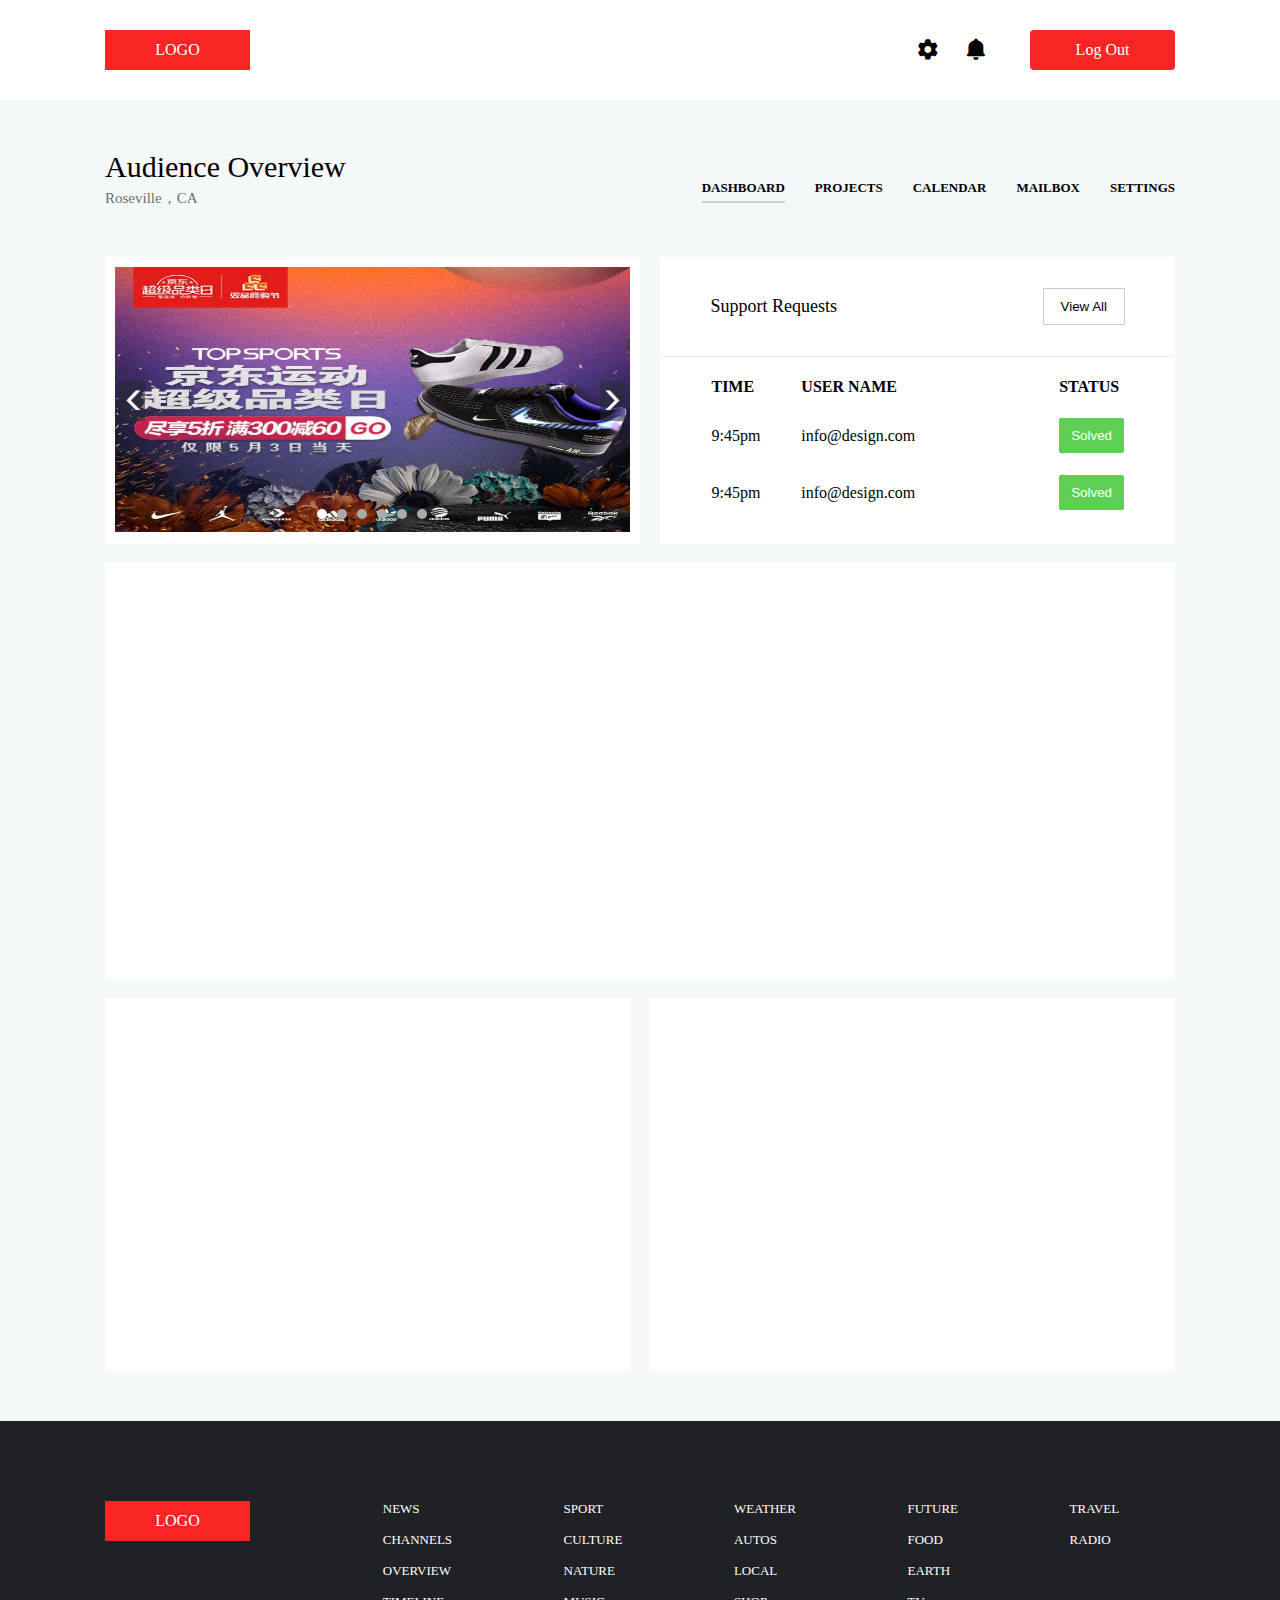
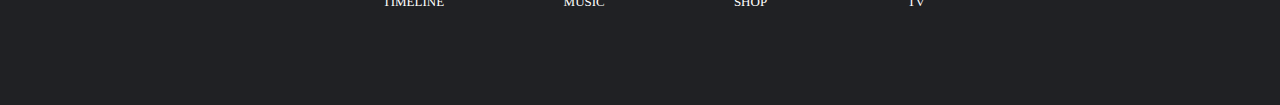
<file: index.html>
<!DOCTYPE html>
<html lang="en">

<head>
    <meta charset="UTF-8">
    <meta name="viewport" content="width=device-width, initial-scale=1.0">
    <title>Document</title>
    <link rel="stylesheet" type="text/css" href="assets/css/common.css" />
    <link rel="stylesheet" type="text/css" href="assets/iconfont/iconfont.css" />
    <link rel="stylesheet" type="text/css" href="assets/css/index.css" />
</head>

<body>


    <div class="container">
        <div class="title flex align-i-c justify-c-sb">
            <div class="logo">
                LOGO
            </div>
            <div class="flex align-i-c">
                <div class="iconfont icon-setting right-icon"></div>
                <div class="iconfont icon-message right-icon"></div>
                <div class="logout">
                    Log Out
                </div>
            </div>
        </div>

        <div class="content flex flex-col justify-c-c">
            <div class="flex justify-c-sb align-i-e">
                <div>
                    <div class="headline">
                        Audience Overview
                    </div>
                    <div class="subtitle">
                        Roseville，CA
                    </div>
                </div>
                <div class="tabs">
                    <ul class="flex"></ul>
                </div>
            </div>
            <div class="flex justify-c-sb">
                <div class="carousel flex justify-c-c">
                    <div class="banner-container flex align-i-c">
                        <ul class="banner"></ul>
                        <div class="arrow-left iconfont icon-left flex align-i-c justify-c-c"></div>
                        <div class="arrow-right iconfont icon-right flex align-i-c justify-c-c"></div>
                    </div>
                    <ul class="indexes flex"></ul>
                </div>
                <div class="requests">
                    <div class="req-title flex align-i-c justify-c-sb">
                        <div class="text">Support Requests</div>
                        <button>View All</button>
                    </div>
                    <table>
                        <tr>
                            <th style="width: 100px;">TIME</th>
                            <th style="width: 300px;">USER NAME</th>
                            <th style="width: 50px;">STATUS</th>
                        </tr>
                        <tr>
                            <td>9:45pm</td>
                            <td>info@design.com</td>
                            <td>
                                <button>Solved</button>
                            </td>
                        </tr>
                        <tr>
                            <td>9:45pm</td>
                            <td>info@design.com</td>
                            <td>
                                <button>Solved</button>
                            </td>
                        </tr>
                    </table>
                </div>
            </div>
            <div class="graph flex align-i-c justify-c-c">
                <div id="graph"></div>
            </div>
            <div class="flex justify-c-sb">
                <div class="pie flex align-i-c justify-c-c">
                    <div id="pie"></div>
                </div>
                <div class="bar flex align-i-c justify-c-c">
                    <div id="bar"></div>
                </div>
            </div>
        </div>

        <div class="footer flex">
            <div class="logo">
                LOGO
            </div>
            <div class="flex justify-c-sa footer-content">
                <div class="item">
                    <div>
                        <a href="javascript:;">NEWS</a>
                    </div>
                    <div>
                        <a href="javascript:;">CHANNELS</a>
                    </div>
                    <div>
                        <a href="javascript:;">OVERVIEW</a>
                    </div>
                    <div>
                        <a href="javascript:;">TIMELINE</a>
                    </div>
                </div>
                <div class="item">
                    <div>
                        <a href="javascript:;">SPORT</a>
                    </div>
                    <div>
                        <a href="javascript:;">CULTURE</a>
                    </div>
                    <div>
                        <a href="javascript:;">NATURE</a>
                    </div>
                    <div>
                        <a href="javascript:;">MUSIC</a>
                    </div>
                </div>
                <div class="item">
                    <div>
                        <a href="javascript:;">WEATHER</a>
                    </div>
                    <div>
                        <a href="javascript:;">AUTOS</a>
                    </div>
                    <div>
                        <a href="javascript:;">LOCAL</a>
                    </div>
                    <div>
                        <a href="javascript:;">SHOP</a>
                    </div>
                </div>
                <div class="item">
                    <div>
                        <a href="javascript:;">FUTURE</a>
                    </div>
                    <div>
                        <a href="javascript:;">FOOD</a>
                    </div>
                    <div>
                        <a href="javascript:;">EARTH</a>
                    </div>
                    <div>
                        <a href="javascript:;">TV</a>
                    </div>
                </div>
                <div class="item">
                    <div>
                        <a href="javascript:;">TRAVEL</a>
                    </div>
                    <div>
                        <a href="javascript:;">RADIO</a>
                    </div>
                </div>
            </div>
        </div>
    </div>

    <script src="assets/js/jquery-3.5.0.min.js"></script>
    <script src="assets/js/echarts.min.js"></script>
    <script src="assets/js/index.js"></script>
</body>

</html>
</file>
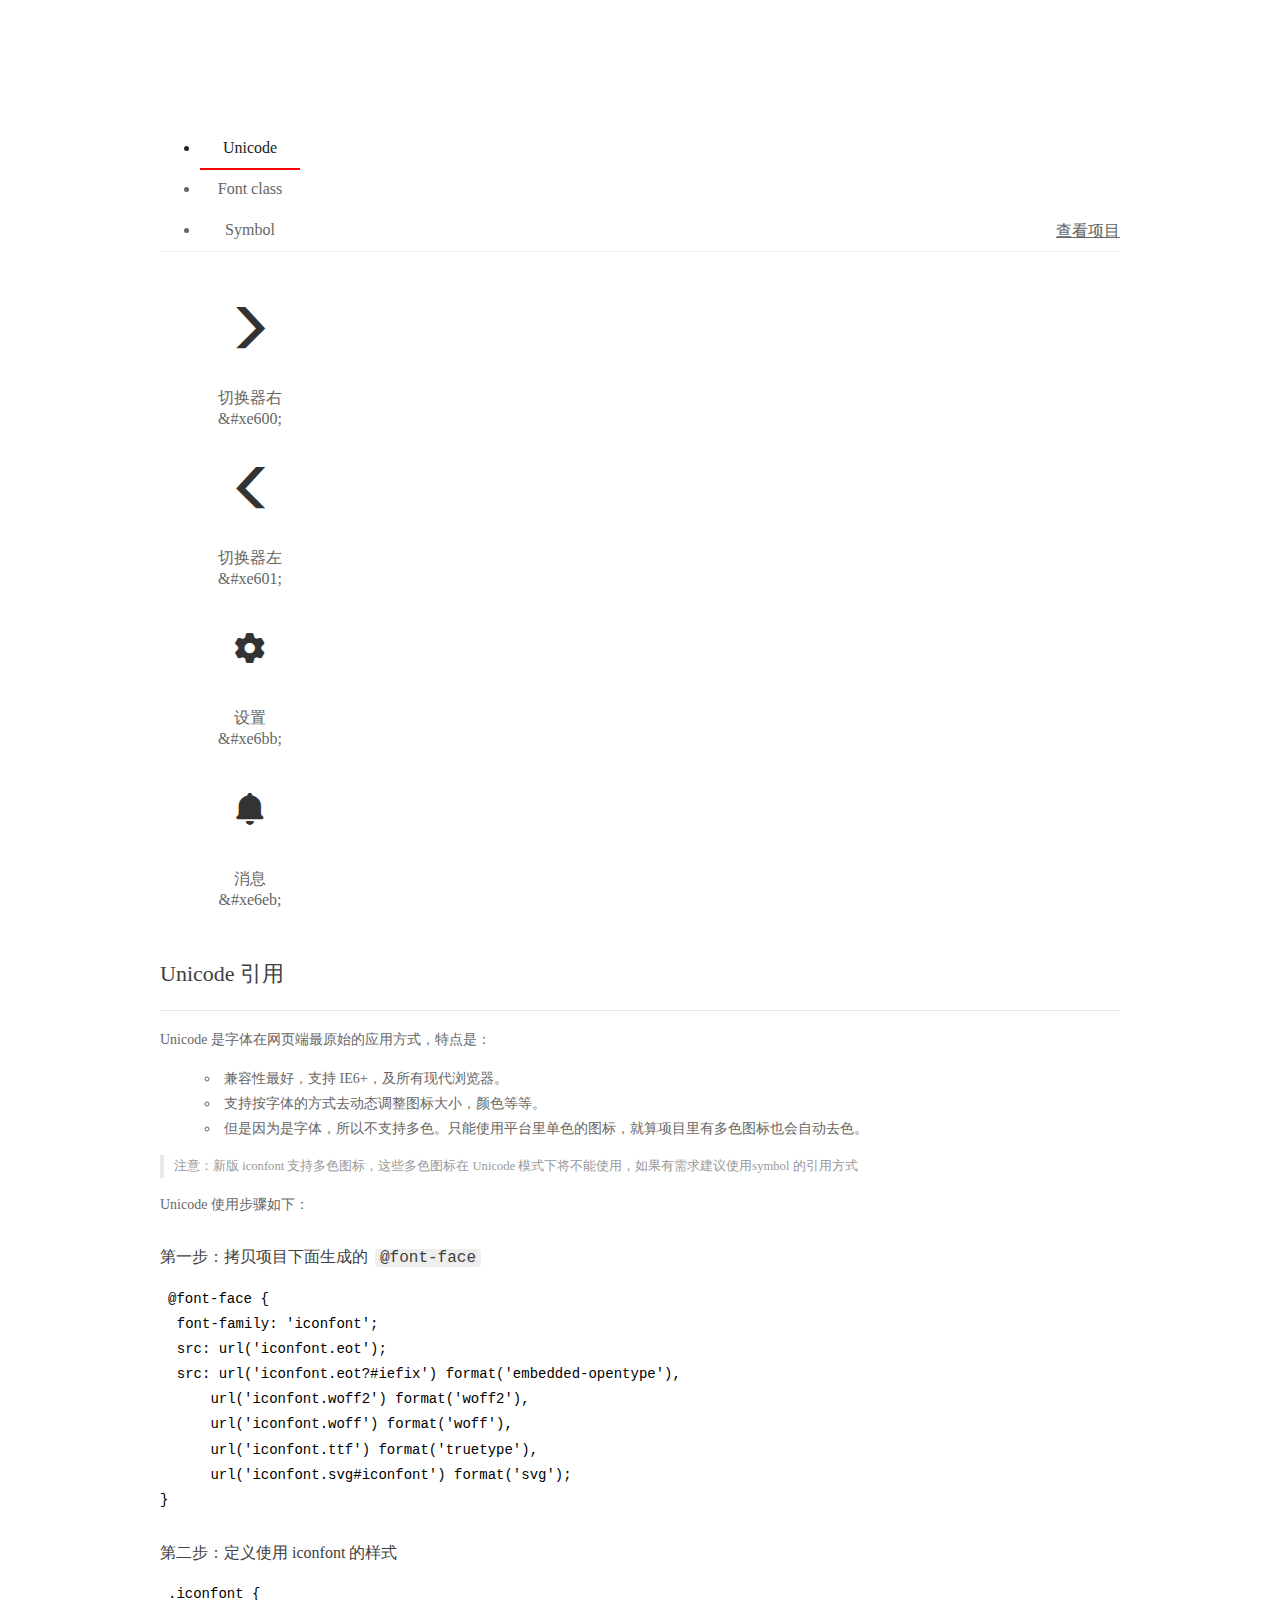
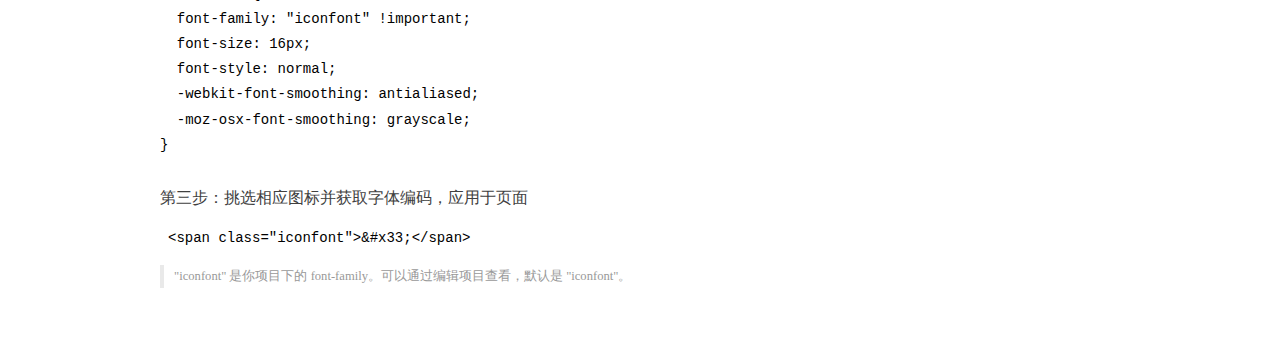
<file: assets/iconfont/demo_index.html>
<!DOCTYPE html>
<html>
<head>
  <meta charset="utf-8"/>
  <title>IconFont Demo</title>
  <link rel="shortcut icon" href="https://img.alicdn.com/tps/i4/TB1_oz6GVXXXXaFXpXXJDFnIXXX-64-64.ico" type="image/x-icon"/>
  <link rel="stylesheet" href="https://g.alicdn.com/thx/cube/1.3.2/cube.min.css">
  <link rel="stylesheet" href="demo.css">
  <link rel="stylesheet" href="iconfont.css">
  <script src="iconfont.js"></script>
  <!-- jQuery -->
  <script src="https://a1.alicdn.com/oss/uploads/2018/12/26/7bfddb60-08e8-11e9-9b04-53e73bb6408b.js"></script>
  <!-- 代码高亮 -->
  <script src="https://a1.alicdn.com/oss/uploads/2018/12/26/a3f714d0-08e6-11e9-8a15-ebf944d7534c.js"></script>
</head>
<body>
  <div class="main">
    <h1 class="logo"><a href="https://www.iconfont.cn/" title="iconfont 首页" target="_blank">&#xe86b;</a></h1>
    <div class="nav-tabs">
      <ul id="tabs" class="dib-box">
        <li class="dib active"><span>Unicode</span></li>
        <li class="dib"><span>Font class</span></li>
        <li class="dib"><span>Symbol</span></li>
      </ul>
      
      <a href="https://www.iconfont.cn/manage/index?manage_type=myprojects&projectId=1796508" target="_blank" class="nav-more">查看项目</a>
      
    </div>
    <div class="tab-container">
      <div class="content unicode" style="display: block;">
          <ul class="icon_lists dib-box">
          
            <li class="dib">
              <span class="icon iconfont">&#xe600;</span>
                <div class="name">切换器右</div>
                <div class="code-name">&amp;#xe600;</div>
              </li>
          
            <li class="dib">
              <span class="icon iconfont">&#xe601;</span>
                <div class="name">切换器左</div>
                <div class="code-name">&amp;#xe601;</div>
              </li>
          
            <li class="dib">
              <span class="icon iconfont">&#xe6bb;</span>
                <div class="name">设置</div>
                <div class="code-name">&amp;#xe6bb;</div>
              </li>
          
            <li class="dib">
              <span class="icon iconfont">&#xe6eb;</span>
                <div class="name">消息</div>
                <div class="code-name">&amp;#xe6eb;</div>
              </li>
          
          </ul>
          <div class="article markdown">
          <h2 id="unicode-">Unicode 引用</h2>
          <hr>

          <p>Unicode 是字体在网页端最原始的应用方式，特点是：</p>
          <ul>
            <li>兼容性最好，支持 IE6+，及所有现代浏览器。</li>
            <li>支持按字体的方式去动态调整图标大小，颜色等等。</li>
            <li>但是因为是字体，所以不支持多色。只能使用平台里单色的图标，就算项目里有多色图标也会自动去色。</li>
          </ul>
          <blockquote>
            <p>注意：新版 iconfont 支持多色图标，这些多色图标在 Unicode 模式下将不能使用，如果有需求建议使用symbol 的引用方式</p>
          </blockquote>
          <p>Unicode 使用步骤如下：</p>
          <h3 id="-font-face">第一步：拷贝项目下面生成的 <code>@font-face</code></h3>
<pre><code class="language-css"
>@font-face {
  font-family: 'iconfont';
  src: url('iconfont.eot');
  src: url('iconfont.eot?#iefix') format('embedded-opentype'),
      url('iconfont.woff2') format('woff2'),
      url('iconfont.woff') format('woff'),
      url('iconfont.ttf') format('truetype'),
      url('iconfont.svg#iconfont') format('svg');
}
</code></pre>
          <h3 id="-iconfont-">第二步：定义使用 iconfont 的样式</h3>
<pre><code class="language-css"
>.iconfont {
  font-family: "iconfont" !important;
  font-size: 16px;
  font-style: normal;
  -webkit-font-smoothing: antialiased;
  -moz-osx-font-smoothing: grayscale;
}
</code></pre>
          <h3 id="-">第三步：挑选相应图标并获取字体编码，应用于页面</h3>
<pre>
<code class="language-html"
>&lt;span class="iconfont"&gt;&amp;#x33;&lt;/span&gt;
</code></pre>
          <blockquote>
            <p>"iconfont" 是你项目下的 font-family。可以通过编辑项目查看，默认是 "iconfont"。</p>
          </blockquote>
          </div>
      </div>
      <div class="content font-class">
        <ul class="icon_lists dib-box">
          
          <li class="dib">
            <span class="icon iconfont icon-right"></span>
            <div class="name">
              切换器右
            </div>
            <div class="code-name">.icon-right
            </div>
          </li>
          
          <li class="dib">
            <span class="icon iconfont icon-left"></span>
            <div class="name">
              切换器左
            </div>
            <div class="code-name">.icon-left
            </div>
          </li>
          
          <li class="dib">
            <span class="icon iconfont icon-setting"></span>
            <div class="name">
              设置
            </div>
            <div class="code-name">.icon-setting
            </div>
          </li>
          
          <li class="dib">
            <span class="icon iconfont icon-message"></span>
            <div class="name">
              消息
            </div>
            <div class="code-name">.icon-message
            </div>
          </li>
          
        </ul>
        <div class="article markdown">
        <h2 id="font-class-">font-class 引用</h2>
        <hr>

        <p>font-class 是 Unicode 使用方式的一种变种，主要是解决 Unicode 书写不直观，语意不明确的问题。</p>
        <p>与 Unicode 使用方式相比，具有如下特点：</p>
        <ul>
          <li>兼容性良好，支持 IE8+，及所有现代浏览器。</li>
          <li>相比于 Unicode 语意明确，书写更直观。可以很容易分辨这个 icon 是什么。</li>
          <li>因为使用 class 来定义图标，所以当要替换图标时，只需要修改 class 里面的 Unicode 引用。</li>
          <li>不过因为本质上还是使用的字体，所以多色图标还是不支持的。</li>
        </ul>
        <p>使用步骤如下：</p>
        <h3 id="-fontclass-">第一步：引入项目下面生成的 fontclass 代码：</h3>
<pre><code class="language-html">&lt;link rel="stylesheet" href="./iconfont.css"&gt;
</code></pre>
        <h3 id="-">第二步：挑选相应图标并获取类名，应用于页面：</h3>
<pre><code class="language-html">&lt;span class="iconfont icon-xxx"&gt;&lt;/span&gt;
</code></pre>
        <blockquote>
          <p>"
            iconfont" 是你项目下的 font-family。可以通过编辑项目查看，默认是 "iconfont"。</p>
        </blockquote>
      </div>
      </div>
      <div class="content symbol">
          <ul class="icon_lists dib-box">
          
            <li class="dib">
                <svg class="icon svg-icon" aria-hidden="true">
                  <use xlink:href="#icon-right"></use>
                </svg>
                <div class="name">切换器右</div>
                <div class="code-name">#icon-right</div>
            </li>
          
            <li class="dib">
                <svg class="icon svg-icon" aria-hidden="true">
                  <use xlink:href="#icon-left"></use>
                </svg>
                <div class="name">切换器左</div>
                <div class="code-name">#icon-left</div>
            </li>
          
            <li class="dib">
                <svg class="icon svg-icon" aria-hidden="true">
                  <use xlink:href="#icon-setting"></use>
                </svg>
                <div class="name">设置</div>
                <div class="code-name">#icon-setting</div>
            </li>
          
            <li class="dib">
                <svg class="icon svg-icon" aria-hidden="true">
                  <use xlink:href="#icon-message"></use>
                </svg>
                <div class="name">消息</div>
                <div class="code-name">#icon-message</div>
            </li>
          
          </ul>
          <div class="article markdown">
          <h2 id="symbol-">Symbol 引用</h2>
          <hr>

          <p>这是一种全新的使用方式，应该说这才是未来的主流，也是平台目前推荐的用法。相关介绍可以参考这篇<a href="">文章</a>
            这种用法其实是做了一个 SVG 的集合，与另外两种相比具有如下特点：</p>
          <ul>
            <li>支持多色图标了，不再受单色限制。</li>
            <li>通过一些技巧，支持像字体那样，通过 <code>font-size</code>, <code>color</code> 来调整样式。</li>
            <li>兼容性较差，支持 IE9+，及现代浏览器。</li>
            <li>浏览器渲染 SVG 的性能一般，还不如 png。</li>
          </ul>
          <p>使用步骤如下：</p>
          <h3 id="-symbol-">第一步：引入项目下面生成的 symbol 代码：</h3>
<pre><code class="language-html">&lt;script src="./iconfont.js"&gt;&lt;/script&gt;
</code></pre>
          <h3 id="-css-">第二步：加入通用 CSS 代码（引入一次就行）：</h3>
<pre><code class="language-html">&lt;style&gt;
.icon {
  width: 1em;
  height: 1em;
  vertical-align: -0.15em;
  fill: currentColor;
  overflow: hidden;
}
&lt;/style&gt;
</code></pre>
          <h3 id="-">第三步：挑选相应图标并获取类名，应用于页面：</h3>
<pre><code class="language-html">&lt;svg class="icon" aria-hidden="true"&gt;
  &lt;use xlink:href="#icon-xxx"&gt;&lt;/use&gt;
&lt;/svg&gt;
</code></pre>
          </div>
      </div>

    </div>
  </div>
  <script>
  $(document).ready(function () {
      $('.tab-container .content:first').show()

      $('#tabs li').click(function (e) {
        var tabContent = $('.tab-container .content')
        var index = $(this).index()

        if ($(this).hasClass('active')) {
          return
        } else {
          $('#tabs li').removeClass('active')
          $(this).addClass('active')

          tabContent.hide().eq(index).fadeIn()
        }
      })
    })
  </script>
</body>
</html>
</file>
<file: assets/css/common.css>
.flex {
    display: flex;
}
.flex-col {
    flex-direction: column;
}

.justify-c-c {
    justify-content: center;
}
.justify-c-sb {
    justify-content: space-between;
}
.justify-c-sa {
    justify-content: space-around;
}

.align-i-c {
    align-items: center;
}
.align-i-e {
    align-items: flex-end;
}
</file>
<file: assets/iconfont/iconfont.css>
@font-face {font-family: "iconfont";
  src: url('iconfont.eot?t=1588577491418'); /* IE9 */
  src: url('iconfont.eot?t=1588577491418#iefix') format('embedded-opentype'), /* IE6-IE8 */
  url('[data-uri]') format('woff2'),
  url('iconfont.woff?t=1588577491418') format('woff'),
  url('iconfont.ttf?t=1588577491418') format('truetype'), /* chrome, firefox, opera, Safari, Android, iOS 4.2+ */
  url('iconfont.svg?t=1588577491418#iconfont') format('svg'); /* iOS 4.1- */
}

.iconfont {
  font-family: "iconfont" !important;
  font-size: 16px;
  font-style: normal;
  -webkit-font-smoothing: antialiased;
  -moz-osx-font-smoothing: grayscale;
}

.icon-right:before {
  content: "\e600";
}

.icon-left:before {
  content: "\e601";
}

.icon-setting:before {
  content: "\e6bb";
}

.icon-message:before {
  content: "\e6eb";
}
</file>
<file: assets/css/index.css>
* {
    margin: 0;
    padding: 0;
    list-style: none;
}

body {
    background-color: #F5F8F9;
}

.container .title {
    background-color: #ffffff;
}

.container .title .right-icon {
    font-size: 28px;
    margin: 0 10px;
}

.container .title {
    padding: 30px 105px;
}

.container .title .logout {
    border-radius: 4px;
    margin-left: 30px;
}

.container .logo,
.logout {
    background-color: #f92525;
    padding: 5px 20px;
    width: 105px;
    height: 30px;
    display: flex;
    justify-content: center;
    align-items: center;
    color: #ffffff;
}

.container .content {
    padding: 50px 105px;
}

.container .content .headline {
    font-size: 30px;
}

.container .content .subtitle {
    font-size: 15px;
    color: rgba(38, 43, 46, 0.7);
    margin-top: 5px;
}

.container .content .tabs {
    font-weight: bold;
    font-size: 13px;
}

.container .content .carousel,
.requests {
    margin-top: 49px;
    background-color: #ffffff;
    width: 40.2vw;
}

.container .content .carousel {
    padding: 10px;
}

.container .content .requests table {
    padding: 19px 49px;
}

.container .content .requests table th {
    text-align: left;
    padding-bottom: 10px;
}

.container .content .requests table td {
    padding: 10px 0;
}

.container .content .requests table td button {
    padding: 10px 12px;
    background-color: #5dd054;
    border-radius: 2px;
    color: #ffffff;
    border: none;
}

.container .content .requests .req-title {
    height: 99px;
    border-bottom: 1px solid #eeeeee;
    padding: 0 50px;
}

.container .content .requests .req-title .text {
    font-size: 18px;
}

.container .content .requests .req-title button {
    padding: 10px 17px;
    background-color: #ffffff;
    border: 1px solid #cccccc;
}

.container .content .tabs li {
    padding: 5px 0 5px 30px;
}

.container .content .tabs li.active hr {
    background: rgba(38, 43, 46, 0.2);
    display: block;
}

.container .content .tabs li hr {
    margin-top: 5px;
    height: 2px;
    border: none;
    display: none;
}

.banner-container {
    height: 267px;
    width: 539px;
    overflow: hidden;
    position: relative;
}

.banner img {
    height: 267px;
    width: 539px;
}

.banner li {
    display: none;
}

.banner li.active {
    display: block;
}

.carousel {
    position: relative;
    cursor: pointer;
}

.indexes {
    height: 15px;
    position: absolute;
    bottom: 20px;
}

.indexes li {
    margin: 0 5px;
    min-width: 10px;
    height: 10px;
    background: #aaaaaa;
    border-radius: 50%;
    cursor: pointer;
}

.indexes li.active {
    background: #ffffff;
}

.arrow-left,
.arrow-right {
    width: 25px;
    height: 40px;
    background: rgba(38, 43, 46, 0.5);
    position: absolute;
    font-size: 20px;
    color: #ffffff;
    cursor: pointer;
}

.arrow-left {
    left: 5px;
}

.arrow-right {
    right: 5px;
}

.graph,
.pie,
.bar {
    background-color: #ffffff;
    padding: 33px 36px;
}

.graph {
    margin: 19px 0;
}

#graph {
    width: 1065px;
    height:350px;
}
#pie {
    width: 35.5vw;
    height:307px;
}
#bar {
    width: 35.5vw;
    height:307px;
}

.container .footer {
    background-color: #202124;
    padding: 80px 105px;
}
.container .footer .logo {
    margin-right: 77px;
}
.container .footer .footer-content {
    flex: 1;
    font-size: 13px;
}
.container .footer .footer-content .item div {
    margin-bottom: 15px;
}
.container .footer .footer-content .item div a {
    text-decoration:none;
    color: #ffffff;
}
</file>
<file: assets/iconfont/demo.css>
/* Logo 字体 */
@font-face {
  font-family: "iconfont logo";
  src: url('https://at.alicdn.com/t/font_985780_km7mi63cihi.eot?t=1545807318834');
  src: url('https://at.alicdn.com/t/font_985780_km7mi63cihi.eot?t=1545807318834#iefix') format('embedded-opentype'),
    url('https://at.alicdn.com/t/font_985780_km7mi63cihi.woff?t=1545807318834') format('woff'),
    url('https://at.alicdn.com/t/font_985780_km7mi63cihi.ttf?t=1545807318834') format('truetype'),
    url('https://at.alicdn.com/t/font_985780_km7mi63cihi.svg?t=1545807318834#iconfont') format('svg');
}

.logo {
  font-family: "iconfont logo";
  font-size: 160px;
  font-style: normal;
  -webkit-font-smoothing: antialiased;
  -moz-osx-font-smoothing: grayscale;
}

/* tabs */
.nav-tabs {
  position: relative;
}

.nav-tabs .nav-more {
  position: absolute;
  right: 0;
  bottom: 0;
  height: 42px;
  line-height: 42px;
  color: #666;
}

#tabs {
  border-bottom: 1px solid #eee;
}

#tabs li {
  cursor: pointer;
  width: 100px;
  height: 40px;
  line-height: 40px;
  text-align: center;
  font-size: 16px;
  border-bottom: 2px solid transparent;
  position: relative;
  z-index: 1;
  margin-bottom: -1px;
  color: #666;
}


#tabs .active {
  border-bottom-color: #f00;
  color: #222;
}

.tab-container .content {
  display: none;
}

/* 页面布局 */
.main {
  padding: 30px 100px;
  width: 960px;
  margin: 0 auto;
}

.main .logo {
  color: #333;
  text-align: left;
  margin-bottom: 30px;
  line-height: 1;
  height: 110px;
  margin-top: -50px;
  overflow: hidden;
  *zoom: 1;
}

.main .logo a {
  font-size: 160px;
  color: #333;
}

.helps {
  margin-top: 40px;
}

.helps pre {
  padding: 20px;
  margin: 10px 0;
  border: solid 1px #e7e1cd;
  background-color: #fffdef;
  overflow: auto;
}

.icon_lists {
  width: 100% !important;
  overflow: hidden;
  *zoom: 1;
}

.icon_lists li {
  width: 100px;
  margin-bottom: 10px;
  margin-right: 20px;
  text-align: center;
  list-style: none !important;
  cursor: default;
}

.icon_lists li .code-name {
  line-height: 1.2;
}

.icon_lists .icon {
  display: block;
  height: 100px;
  line-height: 100px;
  font-size: 42px;
  margin: 10px auto;
  color: #333;
  -webkit-transition: font-size 0.25s linear, width 0.25s linear;
  -moz-transition: font-size 0.25s linear, width 0.25s linear;
  transition: font-size 0.25s linear, width 0.25s linear;
}

.icon_lists .icon:hover {
  font-size: 100px;
}

.icon_lists .svg-icon {
  /* 通过设置 font-size 来改变图标大小 */
  width: 1em;
  /* 图标和文字相邻时，垂直对齐 */
  vertical-align: -0.15em;
  /* 通过设置 color 来改变 SVG 的颜色/fill */
  fill: currentColor;
  /* path 和 stroke 溢出 viewBox 部分在 IE 下会显示
      normalize.css 中也包含这行 */
  overflow: hidden;
}

.icon_lists li .name,
.icon_lists li .code-name {
  color: #666;
}

/* markdown 样式 */
.markdown {
  color: #666;
  font-size: 14px;
  line-height: 1.8;
}

.highlight {
  line-height: 1.5;
}

.markdown img {
  vertical-align: middle;
  max-width: 100%;
}

.markdown h1 {
  color: #404040;
  font-weight: 500;
  line-height: 40px;
  margin-bottom: 24px;
}

.markdown h2,
.markdown h3,
.markdown h4,
.markdown h5,
.markdown h6 {
  color: #404040;
  margin: 1.6em 0 0.6em 0;
  font-weight: 500;
  clear: both;
}

.markdown h1 {
  font-size: 28px;
}

.markdown h2 {
  font-size: 22px;
}

.markdown h3 {
  font-size: 16px;
}

.markdown h4 {
  font-size: 14px;
}

.markdown h5 {
  font-size: 12px;
}

.markdown h6 {
  font-size: 12px;
}

.markdown hr {
  height: 1px;
  border: 0;
  background: #e9e9e9;
  margin: 16px 0;
  clear: both;
}

.markdown p {
  margin: 1em 0;
}

.markdown>p,
.markdown>blockquote,
.markdown>.highlight,
.markdown>ol,
.markdown>ul {
  width: 80%;
}

.markdown ul>li {
  list-style: circle;
}

.markdown>ul li,
.markdown blockquote ul>li {
  margin-left: 20px;
  padding-left: 4px;
}

.markdown>ul li p,
.markdown>ol li p {
  margin: 0.6em 0;
}

.markdown ol>li {
  list-style: decimal;
}

.markdown>ol li,
.markdown blockquote ol>li {
  margin-left: 20px;
  padding-left: 4px;
}

.markdown code {
  margin: 0 3px;
  padding: 0 5px;
  background: #eee;
  border-radius: 3px;
}

.markdown strong,
.markdown b {
  font-weight: 600;
}

.markdown>table {
  border-collapse: collapse;
  border-spacing: 0px;
  empty-cells: show;
  border: 1px solid #e9e9e9;
  width: 95%;
  margin-bottom: 24px;
}

.markdown>table th {
  white-space: nowrap;
  color: #333;
  font-weight: 600;
}

.markdown>table th,
.markdown>table td {
  border: 1px solid #e9e9e9;
  padding: 8px 16px;
  text-align: left;
}

.markdown>table th {
  background: #F7F7F7;
}

.markdown blockquote {
  font-size: 90%;
  color: #999;
  border-left: 4px solid #e9e9e9;
  padding-left: 0.8em;
  margin: 1em 0;
}

.markdown blockquote p {
  margin: 0;
}

.markdown .anchor {
  opacity: 0;
  transition: opacity 0.3s ease;
  margin-left: 8px;
}

.markdown .waiting {
  color: #ccc;
}

.markdown h1:hover .anchor,
.markdown h2:hover .anchor,
.markdown h3:hover .anchor,
.markdown h4:hover .anchor,
.markdown h5:hover .anchor,
.markdown h6:hover .anchor {
  opacity: 1;
  display: inline-block;
}

.markdown>br,
.markdown>p>br {
  clear: both;
}


.hljs {
  display: block;
  background: white;
  padding: 0.5em;
  color: #333333;
  overflow-x: auto;
}

.hljs-comment,
.hljs-meta {
  color: #969896;
}

.hljs-string,
.hljs-variable,
.hljs-template-variable,
.hljs-strong,
.hljs-emphasis,
.hljs-quote {
  color: #df5000;
}

.hljs-keyword,
.hljs-selector-tag,
.hljs-type {
  color: #a71d5d;
}

.hljs-literal,
.hljs-symbol,
.hljs-bullet,
.hljs-attribute {
  color: #0086b3;
}

.hljs-section,
.hljs-name {
  color: #63a35c;
}

.hljs-tag {
  color: #333333;
}

.hljs-title,
.hljs-attr,
.hljs-selector-id,
.hljs-selector-class,
.hljs-selector-attr,
.hljs-selector-pseudo {
  color: #795da3;
}

.hljs-addition {
  color: #55a532;
  background-color: #eaffea;
}

.hljs-deletion {
  color: #bd2c00;
  background-color: #ffecec;
}

.hljs-link {
  text-decoration: underline;
}

/* 代码高亮 */
/* PrismJS 1.15.0
https://prismjs.com/download.html#themes=prism&languages=markup+css+clike+javascript */
/**
 * prism.js default theme for JavaScript, CSS and HTML
 * Based on dabblet (http://dabblet.com)
 * @author Lea Verou
 */
code[class*="language-"],
pre[class*="language-"] {
  color: black;
  background: none;
  text-shadow: 0 1px white;
  font-family: Consolas, Monaco, 'Andale Mono', 'Ubuntu Mono', monospace;
  text-align: left;
  white-space: pre;
  word-spacing: normal;
  word-break: normal;
  word-wrap: normal;
  line-height: 1.5;

  -moz-tab-size: 4;
  -o-tab-size: 4;
  tab-size: 4;

  -webkit-hyphens: none;
  -moz-hyphens: none;
  -ms-hyphens: none;
  hyphens: none;
}

pre[class*="language-"]::-moz-selection,
pre[class*="language-"] ::-moz-selection,
code[class*="language-"]::-moz-selection,
code[class*="language-"] ::-moz-selection {
  text-shadow: none;
  background: #b3d4fc;
}

pre[class*="language-"]::selection,
pre[class*="language-"] ::selection,
code[class*="language-"]::selection,
code[class*="language-"] ::selection {
  text-shadow: none;
  background: #b3d4fc;
}

@media print {

  code[class*="language-"],
  pre[class*="language-"] {
    text-shadow: none;
  }
}

/* Code blocks */
pre[class*="language-"] {
  padding: 1em;
  margin: .5em 0;
  overflow: auto;
}

:not(pre)>code[class*="language-"],
pre[class*="language-"] {
  background: #f5f2f0;
}

/* Inline code */
:not(pre)>code[class*="language-"] {
  padding: .1em;
  border-radius: .3em;
  white-space: normal;
}

.token.comment,
.token.prolog,
.token.doctype,
.token.cdata {
  color: slategray;
}

.token.punctuation {
  color: #999;
}

.namespace {
  opacity: .7;
}

.token.property,
.token.tag,
.token.boolean,
.token.number,
.token.constant,
.token.symbol,
.token.deleted {
  color: #905;
}

.token.selector,
.token.attr-name,
.token.string,
.token.char,
.token.builtin,
.token.inserted {
  color: #690;
}

.token.operator,
.token.entity,
.token.url,
.language-css .token.string,
.style .token.string {
  color: #9a6e3a;
  background: hsla(0, 0%, 100%, .5);
}

.token.atrule,
.token.attr-value,
.token.keyword {
  color: #07a;
}

.token.function,
.token.class-name {
  color: #DD4A68;
}

.token.regex,
.token.important,
.token.variable {
  color: #e90;
}

.token.important,
.token.bold {
  font-weight: bold;
}

.token.italic {
  font-style: italic;
}

.token.entity {
  cursor: help;
}
</file>
